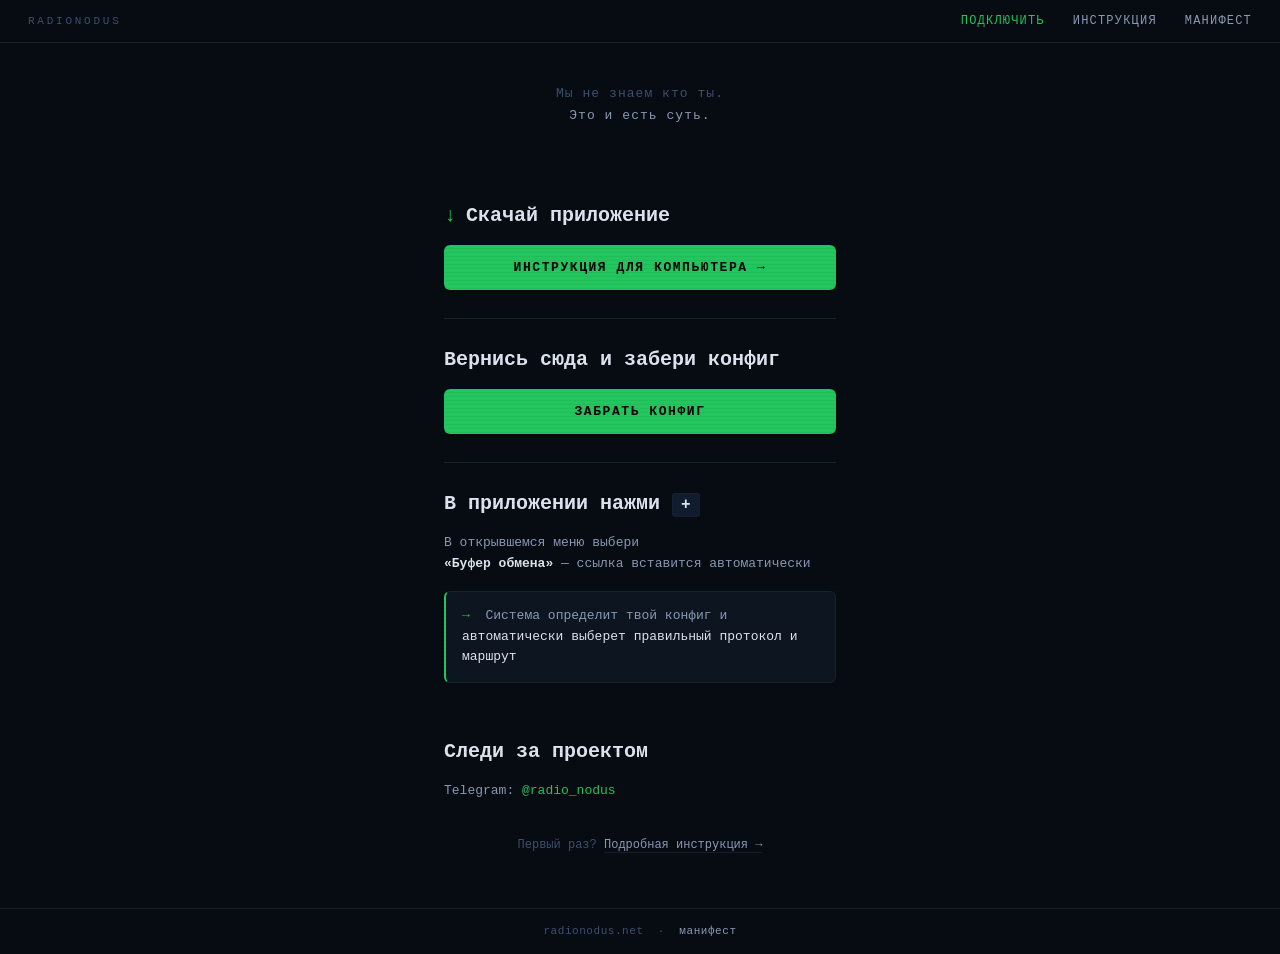
<file: index.html>
<!DOCTYPE html>
<html lang="ru">
<head>
  <link rel="icon" type="image/svg+xml" href="favicon.svg">
  <meta charset="UTF-8">
  <meta name="viewport" content="width=device-width, initial-scale=1.0">
  <title>RADIONODUS — Private Network Infrastructure</title>
  <meta name="description" content="No accounts. No logs. No identity. Open stack: Hysteria2 + ShadowTLS. Your traffic is yours. By architecture, not by policy.">
  <meta property="og:title" content="RADIONODUS — Private Network Infrastructure">
  <meta property="og:description" content="No accounts. No logs. No identity. Open stack: Hysteria2 + ShadowTLS. Your traffic is yours. By architecture, not by policy.">
  <meta property="og:url" content="https://radionodus.net">
  <meta name="twitter:card" content="summary">
  <link rel="stylesheet" href="style.css">
  <style>
    main {
      flex: 1;
      display: flex;
      flex-direction: column;
      align-items: center;
      padding: 40px 24px 56px;
      width: 100%;
      max-width: 440px;
      margin: 0 auto;
    }

    /* ── TAGLINE ── */
    .tagline {
      font-size: 13px;
      color: var(--text-dim);
      text-align: center;
      letter-spacing: .08em;
      margin-bottom: 48px;
      line-height: 1.7;
    }
    .tagline em {
      font-style: normal;
      color: var(--text-mid);
    }

    /* ── FLOW ── */
    .flow {
      width: 100%;
      display: flex;
      flex-direction: column;
      gap: 0;
    }

    /* каждый блок: заголовок + кнопка или текст */
    .flow-block {
      width: 100%;
      padding: 28px 0;
      border-bottom: 1px solid var(--border);
    }
    .flow-block:last-child { border-bottom: none; }

    .flow-label {
      font-size: 20px;
      font-weight: 700;
      color: var(--text);
      margin-bottom: 16px;
      line-height: 1.3;
    }
    .flow-label .arrow {
      color: var(--green);
      margin-right: 10px;
    }

    .flow-sub {
      font-size: 13px;
      color: var(--text-mid);
      line-height: 1.6;
      margin-top: 14px;
    }
    .flow-sub strong {
      color: var(--text);
    }

    /* стрелка-разделитель между блоками */
    .flow-arrow {
      text-align: center;
      color: var(--green);
      font-size: 18px;
      padding: 8px 0;
      opacity: .5;
    }

    /* финальная строка */
    .flow-result {
      margin-top: 16px;
      padding: 14px 16px;
      background: var(--surface);
      border: 1px solid var(--border);
      border-left: 2px solid var(--green);
      border-radius: var(--radius);
      font-size: 13px;
      color: var(--text-mid);
      line-height: 1.6;
    }
    .flow-result em {
      font-style: normal;
      color: var(--text);
    }

    /* кнопки */
    .btn-primary.copied { background: var(--green-mid); }

    /* ссылка на инструкцию */
    .how-link {
      margin-top: 36px;
      font-size: 12px;
      color: var(--text-dim);
      text-align: center;
    }
    .how-link a {
      color: var(--text-mid);
      text-decoration: none;
      border-bottom: 1px solid var(--border);
    }
    .how-link a:hover { color: var(--green); border-color: var(--green); }
  </style>
</head>
<body>

<nav>
  <a class="nav-logo" href="index.html">RADIONODUS</a>
  <div class="nav-links">
    <a href="index.html" class="active">Подключить</a>
    <a href="how.html">Инструкция</a>
    <a href="manifest.html">Манифест</a>
  </div>
</nav>

<main>

  <p class="tagline">
    Мы не знаем кто ты.<br>
    <em>Это и есть суть.</em>
  </p>

  <div class="flow">

    <!-- ШАГ 1 — скачать приложение -->
    <div class="flow-block">
      <div class="flow-label">
        <span class="arrow">↓</span>Скачай приложение
      </div>
      <a class="btn btn-primary" id="downloadBtn" href="#" target="_blank">
        СКАЧАТЬ HIDDIFY
      </a>
    </div>

    <!-- ШАГ 2 — забрать конфиг -->
    <div class="flow-block">
      <div class="flow-label">
        Вернись сюда и забери конфиг
      </div>
      <button class="btn btn-primary" id="copyBtn" onclick="copySubscription()">
        ЗАБРАТЬ КОНФИГ
      </button>
    </div>

    <!-- ШАГ 3 — инструкция по импорту (зависит от платформы) -->
    <div class="flow-block" id="step3">

      <!-- ANDROID (default) -->
      <div id="step3-android">
        <div class="flow-label">
          В приложении нажми&nbsp;<kbd style="background:var(--surface2);border:1px solid var(--border);border-radius:3px;padding:2px 8px;font-family:inherit;font-size:16px;color:var(--text)">+</kbd>
        </div>
        <div class="flow-sub">
          В открывшемся меню выбери<br>
          <strong>«Буфер обмена»</strong>&nbsp;—&nbsp;ссылка вставится автоматически
        </div>
        <div class="flow-result">
          <span style="color:var(--green)">→</span>&nbsp;
          Система определит твой конфиг и <em>автоматически выберет правильный протокол и маршрут</em>
        </div>
      </div>

      <!-- iOS -->
      <div id="step3-ios" style="display:none">
        <div class="flow-label">Открой Karing и настрой</div>
        <div class="flow-sub">
          Разреши все запросы приложения&nbsp;→
          выбери язык&nbsp;→
          жми <strong>«Далее»</strong> на каждом экране.<br><br>
          На последнем экране выбери<br>
          <strong>«Копировать из буфера обмена»</strong>&nbsp;→
          разреши вставку&nbsp;→
          подтверди пин-кодом или Face&nbsp;ID
        </div>
        <div class="flow-result">
          <span style="color:var(--green)">→</span>&nbsp;
          Нажми кнопку запуска по центру внизу&nbsp;—
          <em>автоматически определится самый быстрый узел</em>
        </div>
      </div>

    </div>

  </div>

<!-- Telegram -->
    <div class="flow-block" style="border-bottom:none; padding-bottom:0">
      <div class="flow-label">
        Следи за проектом
      </div>
      <div class="flow-sub">
        Telegram: <code style="color:var(--green)">@radio_nodus</code>
      </div>
    </div>

  <p class="how-link">
    Первый раз? <a href="how.html">Подробная инструкция →</a>
  </p>

</main>

<footer>
  radionodus.net &nbsp;·&nbsp; <a href="manifest.html">манифест</a>
</footer>

<script>
  const SUB_URL = 'https://sub.radionodus.net/sub';
  const HIDDIFY_ANDROID = 'https://play.google.com/store/apps/details?id=app.hiddify.com';
  const KARING_IOS      = 'https://apps.apple.com/app/karing/id6472431552';

  const ua  = navigator.userAgent;
  const btn = document.getElementById('downloadBtn');

  if (/iPad|iPhone|iPod/.test(ua)) {
    btn.href        = KARING_IOS;
    btn.textContent = 'СКАЧАТЬ KARING — iOS';
    document.getElementById('step3-android').style.display = 'none';
    document.getElementById('step3-ios').style.display     = 'block';
  } else if (/Android/.test(ua)) {
    btn.href        = HIDDIFY_ANDROID;
    btn.textContent = 'СКАЧАТЬ HIDDIFY — ANDROID';
  } else {
    btn.href        = 'how.html#desktop';
    btn.textContent = 'ИНСТРУКЦИЯ ДЛЯ КОМПЬЮТЕРА →';
  }

  function copySubscription() {
    const b = document.getElementById('copyBtn');
    const done = () => {
      b.textContent = '✓  СКОПИРОВАНО';
      b.classList.add('copied');
      setTimeout(() => {
        b.textContent = 'ЗАБРАТЬ КОНФИГ';
        b.classList.remove('copied');
      }, 2500);
    };
    if (navigator.clipboard) {
      navigator.clipboard.writeText(SUB_URL).then(done).catch(() => fallback(done));
    } else {
      fallback(done);
    }
  }

  function fallback(cb) {
    const el = document.createElement('input');
    el.value = SUB_URL;
    el.style.cssText = 'position:fixed;opacity:0';
    document.body.appendChild(el);
    el.focus(); el.select();
    document.execCommand('copy');
    document.body.removeChild(el);
    cb();
  }
</script>
</body>
</html>
</file>
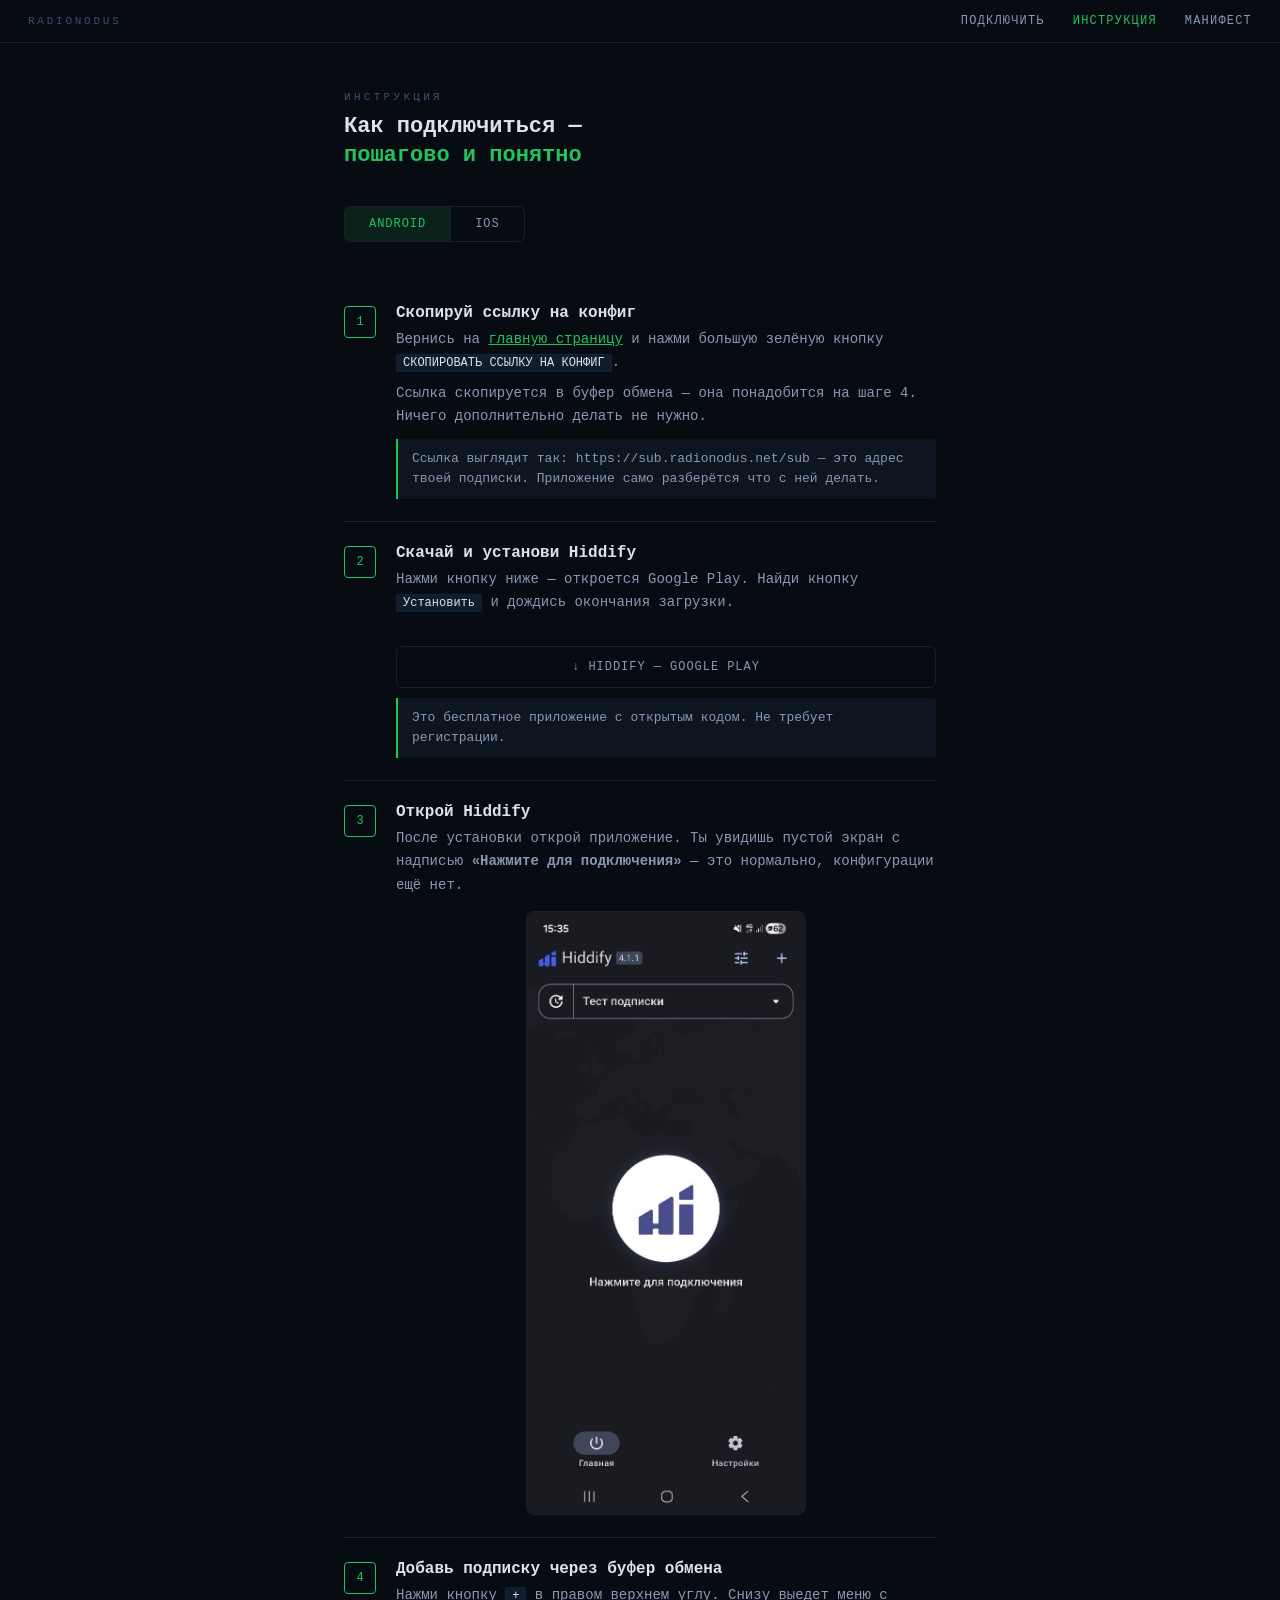
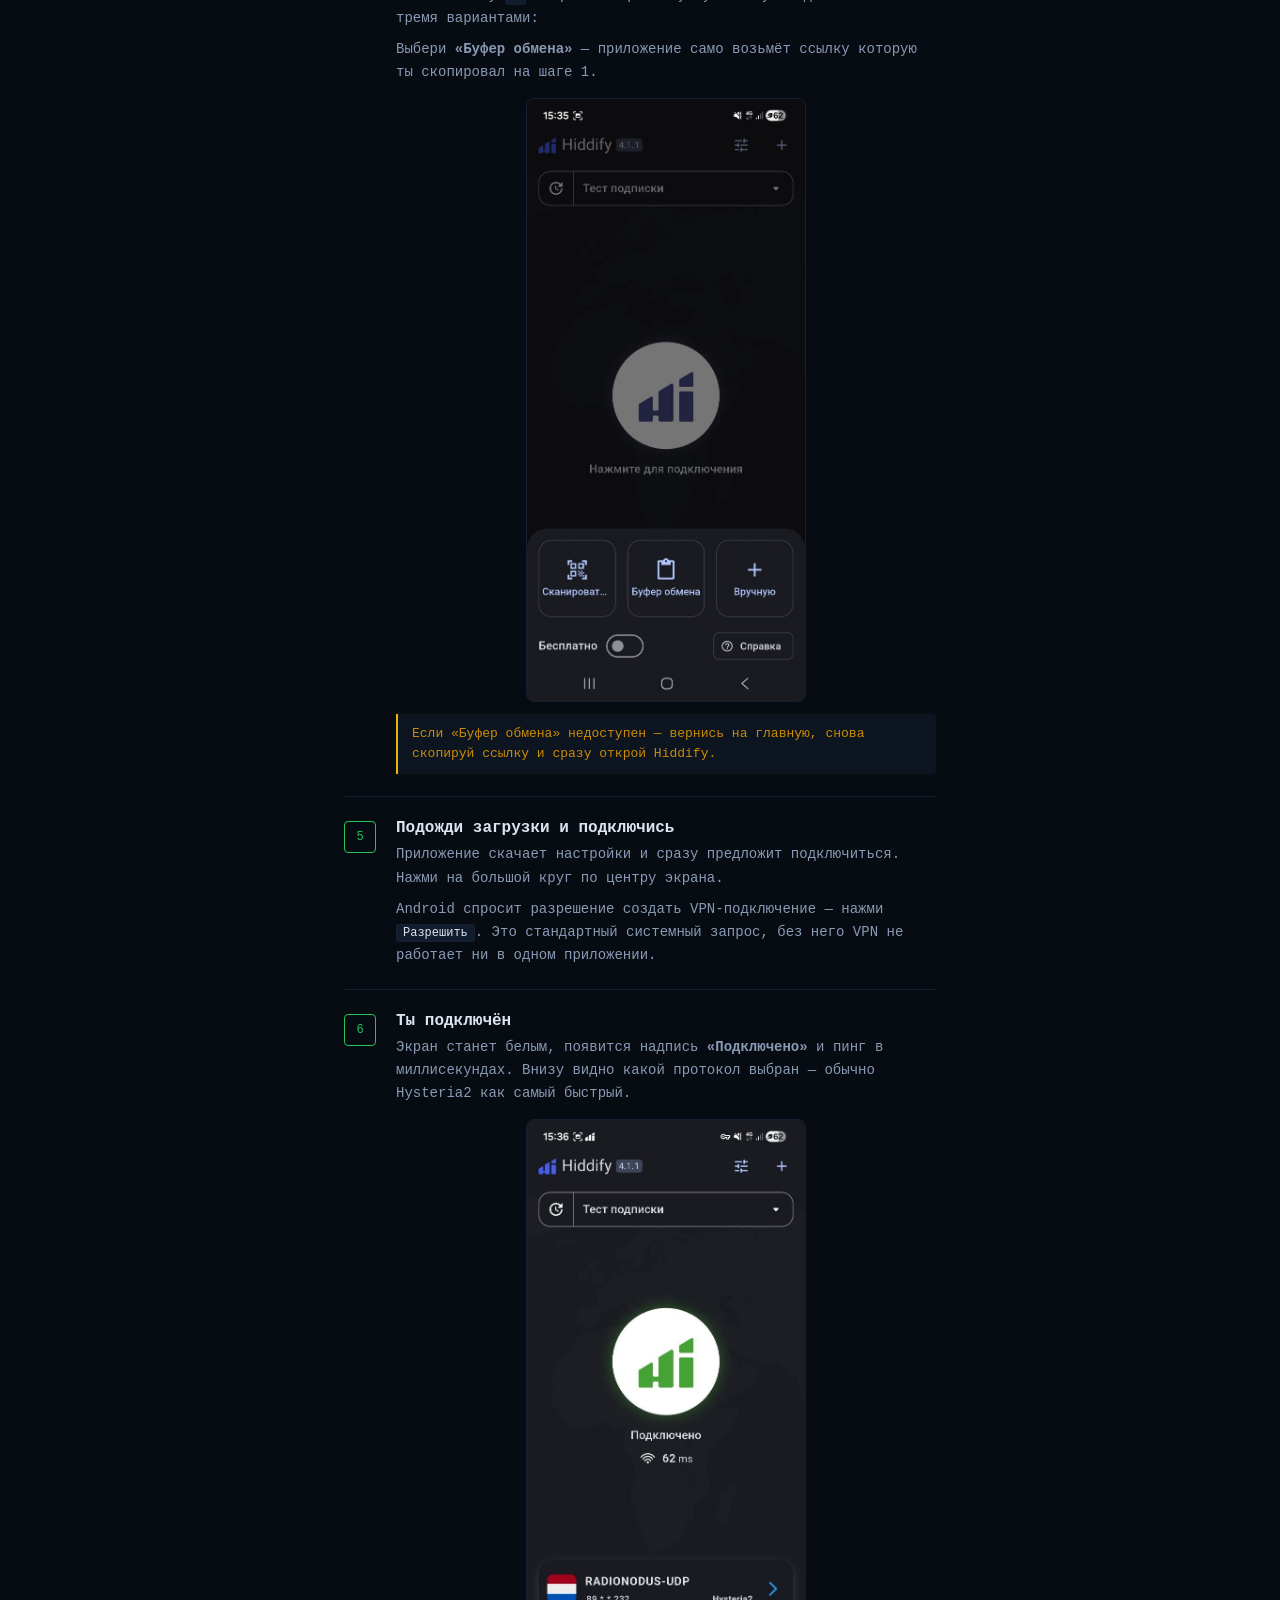
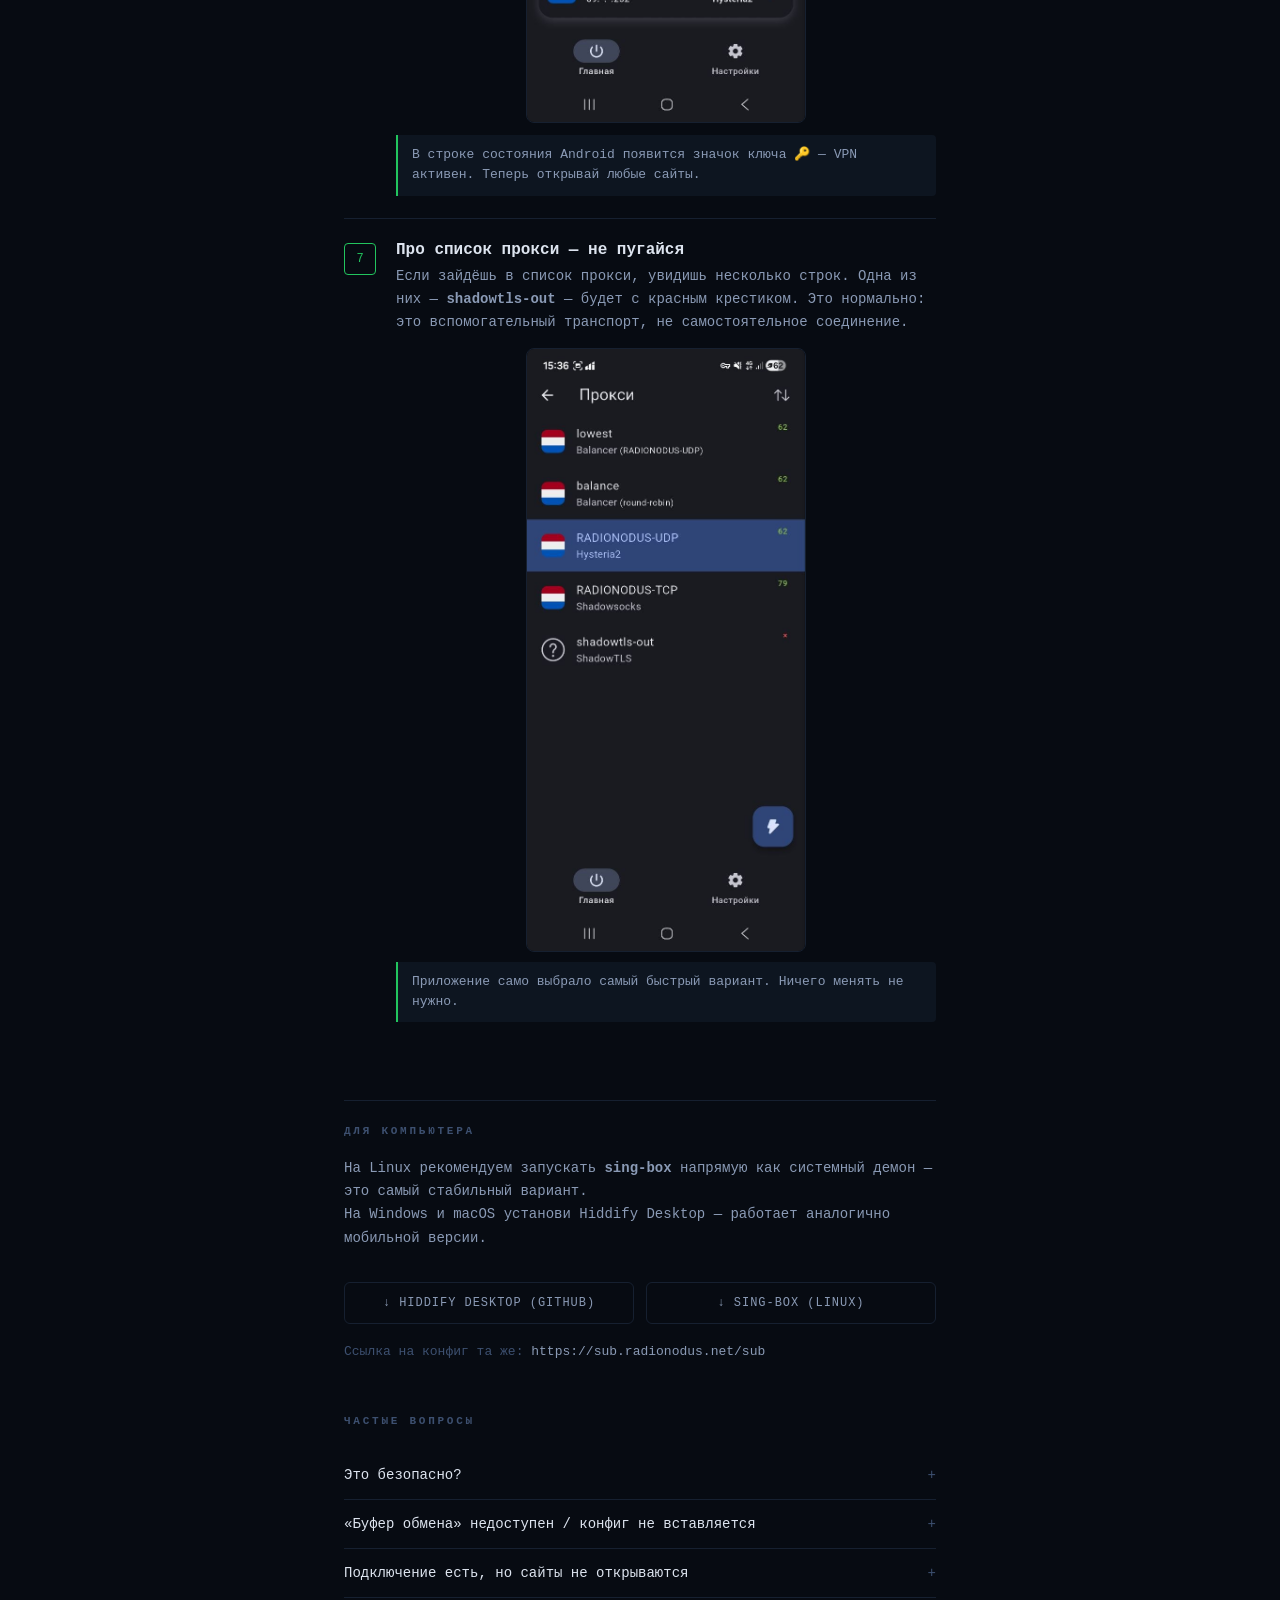
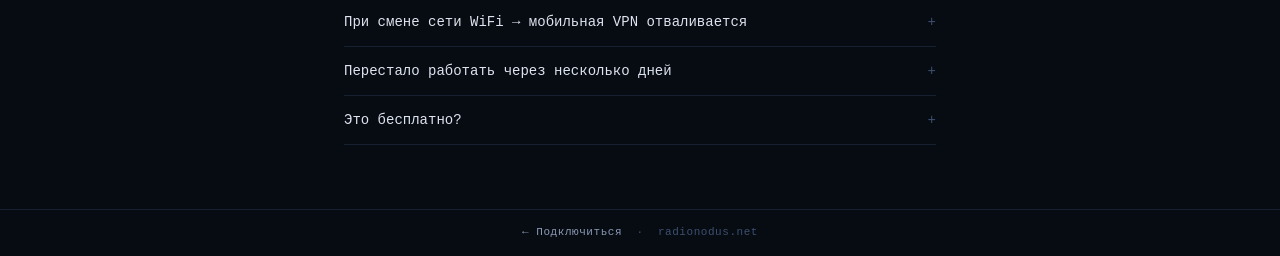
<file: how.html>
<!DOCTYPE html>
<html lang="ru">
<head>
  <link rel="icon" type="image/svg+xml" href="favicon.svg">
  <meta charset="UTF-8">
  <meta name="viewport" content="width=device-width, initial-scale=1.0">
  <title>Radionodus — Как подключиться</title>
  <link rel="stylesheet" href="style.css">
  <style>
    main {
      flex: 1;
      width: 100%;
      max-width: 640px;
      margin: 0 auto;
      padding: 48px 24px 64px;
    }

    .page-title {
      font-size: 11px;
      letter-spacing: .3em;
      color: var(--text-dim);
      text-transform: uppercase;
      margin-bottom: 10px;
    }

    h1 {
      font-size: 22px;
      font-weight: 700;
      margin-bottom: 36px;
      color: var(--text);
      line-height: 1.3;
    }
    h1 em { font-style: normal; color: var(--green); }

    /* ── PLATFORM TABS ── */
    .tabs {
      display: flex;
      gap: 0;
      border: 1px solid var(--border);
      border-radius: var(--radius);
      overflow: hidden;
      margin-bottom: 40px;
      width: fit-content;
    }

    .tab-btn {
      padding: 10px 24px;
      background: transparent;
      border: none;
      font-family: inherit;
      font-size: 12px;
      letter-spacing: .08em;
      color: var(--text-mid);
      cursor: pointer;
      text-transform: uppercase;
      transition: background .15s, color .15s;
    }
    .tab-btn + .tab-btn { border-left: 1px solid var(--border); }
    .tab-btn.active { background: var(--green-dim); color: var(--green); }
    .tab-btn:hover:not(.active) { background: var(--surface); color: var(--text); }

    .tab-panel { display: none; }
    .tab-panel.active { display: block; }

    /* ── STEP CARD ── */
    .step-card {
      display: flex;
      gap: 20px;
      padding: 22px 0;
      border-bottom: 1px solid var(--border);
    }
    .step-card:last-of-type { border-bottom: none; }

    .sc-num {
      flex-shrink: 0;
      width: 32px;
      height: 32px;
      border: 1px solid var(--green);
      color: var(--green);
      font-size: 12px;
      display: flex;
      align-items: center;
      justify-content: center;
      border-radius: 4px;
      margin-top: 2px;
    }

    .sc-body {}
    .sc-body h3 {
      font-size: 16px;
      font-weight: 700;
      margin-bottom: 6px;
      color: var(--text);
    }
    .sc-body p {
      font-size: 14px;
      color: var(--text-mid);
      line-height: 1.65;
      margin-bottom: 8px;
    }
    .sc-body p:last-child { margin-bottom: 0; }

    .note {
      background: var(--surface);
      border-left: 2px solid var(--green);
      padding: 10px 14px;
      font-size: 13px;
      color: var(--text-mid);
      margin-top: 10px;
      border-radius: 0 4px 4px 0;
      line-height: 1.55;
    }

    .warn {
      border-left-color: #eab308;
      color: #ca8a04;
    }

    kbd {
      background: var(--surface2);
      border: 1px solid var(--border);
      border-radius: 3px;
      padding: 1px 6px;
      font-family: inherit;
      font-size: 12px;
      color: var(--text);
    }

    .copy-inline {
      display: inline-flex;
      align-items: center;
      gap: 8px;
      background: var(--surface2);
      border: 1px solid var(--border);
      border-radius: 4px;
      padding: 8px 12px;
      font-size: 12px;
      color: var(--text-mid);
      margin-top: 8px;
      cursor: pointer;
      transition: border-color .15s;
    }
    .copy-inline:hover { border-color: var(--text-dim); color: var(--text); }
    .copy-inline span { color: var(--green); }

    /* ── FAQ ── */
    .faq { margin-top: 56px; }
    .faq h2 {
      font-size: 11px;
      letter-spacing: .25em;
      color: var(--text-dim);
      text-transform: uppercase;
      margin-bottom: 24px;
    }

    details {
      border-bottom: 1px solid var(--border);
    }
    summary {
      padding: 16px 0;
      cursor: pointer;
      font-size: 14px;
      color: var(--text);
      list-style: none;
      display: flex;
      justify-content: space-between;
      align-items: center;
    }
    summary::after { content: '+'; color: var(--text-dim); }
    details[open] summary::after { content: '−'; color: var(--green); }
    details p {
      padding-bottom: 16px;
      font-size: 13px;
      color: var(--text-mid);
      line-height: 1.65;
    }

    /* ── DOWNLOAD STRIP ── */
    .dl-strip {
      display: flex;
      gap: 12px;
      margin-top: 32px;
      flex-wrap: wrap;
    }
    .dl-strip a {
      flex: 1;
      min-width: 180px;
      padding: 13px 16px;
      border: 1px solid var(--border);
      border-radius: var(--radius);
      font-size: 12px;
      letter-spacing: .08em;
      text-decoration: none;
      color: var(--text-mid);
      text-align: center;
      text-transform: uppercase;
      transition: border-color .15s, color .15s;
    }
    .dl-strip a:hover { border-color: var(--green); color: var(--green); }

    /* desktop section */
    #desktop { margin-top: 56px; padding-top: 24px; border-top: 1px solid var(--border); }
    #desktop h2 {
      font-size: 11px;
      letter-spacing: .25em;
      color: var(--text-dim);
      text-transform: uppercase;
      margin-bottom: 20px;
    }
  </style>
</head>
<body>

<nav>
  <a class="nav-logo" href="index.html">RADIONODUS</a>
  <div class="nav-links">
    <a href="index.html">Подключить</a>
    <a href="how.html" class="active">Инструкция</a>
    <a href="manifest.html">Манифест</a>
  </div>
</nav>

<main>
  <p class="page-title">Инструкция</p>
  <h1>Как подключиться —<br><em>пошагово и понятно</em></h1>

  <div class="tabs">
    <button class="tab-btn active" onclick="switchTab('android')">Android</button>
    <button class="tab-btn"        onclick="switchTab('ios')">iOS</button>
  </div>

  <!-- ══════════════ ANDROID ══════════════ -->
  <div class="tab-panel active" id="panel-android">

    <div class="step-card">
      <div class="sc-num">1</div>
      <div class="sc-body">
        <h3>Скопируй ссылку на конфиг</h3>
        <p>Вернись на <a href="index.html" style="color:var(--green)">главную страницу</a> и нажми большую зелёную кнопку <kbd>СКОПИРОВАТЬ ССЫЛКУ НА КОНФИГ</kbd>.</p>
        <p>Ссылка скопируется в буфер обмена — она понадобится на шаге 4. Ничего дополнительно делать не нужно.</p>
        <div class="note">Ссылка выглядит так: <code>https://sub.radionodus.net/sub</code> — это адрес твоей подписки. Приложение само разберётся что с ней делать.</div>
      </div>
    </div>

    <div class="step-card">
      <div class="sc-num">2</div>
      <div class="sc-body">
        <h3>Скачай и установи Hiddify</h3>
        <p>Нажми кнопку ниже — откроется Google Play. Найди кнопку <kbd>Установить</kbd> и дождись окончания загрузки.</p>
        <div class="dl-strip">
          <a href="https://play.google.com/store/apps/details?id=app.hiddify.com" target="_blank">
            ↓ Hiddify — Google Play
          </a>
        </div>
        <div class="note">Это бесплатное приложение с открытым кодом. Не требует регистрации.</div>
      </div>
    </div>

    <div class="step-card">
      <div class="sc-num">3</div>
      <div class="sc-body">
        <h3>Открой Hiddify</h3>
        <p>После установки открой приложение. Ты увидишь пустой экран с надписью <strong>«Нажмите для подключения»</strong> — это нормально, конфигурации ещё нет.</p>
        <img src="hiddify-empty.jpg" alt="Hiddify — пустой экран" style="width:100%;max-width:280px;display:block;margin:14px auto 0;border-radius:8px;border:1px solid var(--border)">
      </div>
    </div>

    <div class="step-card">
      <div class="sc-num">4</div>
      <div class="sc-body">
        <h3>Добавь подписку через буфер обмена</h3>
        <p>Нажми кнопку <kbd>+</kbd> в правом верхнем углу. Снизу выедет меню с тремя вариантами:</p>
        <p>Выбери <strong>«Буфер обмена»</strong> — приложение само возьмёт ссылку которую ты скопировал на шаге 1.</p>
        <img src="hiddify-menu.jpg" alt="Hiddify — меню добавления" style="width:100%;max-width:280px;display:block;margin:14px auto 0;border-radius:8px;border:1px solid var(--border)">
        <div class="note warn" style="margin-top:12px">Если «Буфер обмена» недоступен — вернись на главную, снова скопируй ссылку и сразу открой Hiddify.</div>
      </div>
    </div>

    <div class="step-card">
      <div class="sc-num">5</div>
      <div class="sc-body">
        <h3>Подожди загрузки и подключись</h3>
        <p>Приложение скачает настройки и сразу предложит подключиться. Нажми на большой круг по центру экрана.</p>
        <p>Android спросит разрешение создать VPN-подключение — нажми <kbd>Разрешить</kbd>. Это стандартный системный запрос, без него VPN не работает ни в одном приложении.</p>
      </div>
    </div>

    <div class="step-card">
      <div class="sc-num">6</div>
      <div class="sc-body">
        <h3>Ты подключён</h3>
        <p>Экран станет белым, появится надпись <strong>«Подключено»</strong> и пинг в миллисекундах. Внизу видно какой протокол выбран — обычно Hysteria2 как самый быстрый.</p>
        <img src="hiddify-connected.jpg" alt="Hiddify — подключено" style="width:100%;max-width:280px;display:block;margin:14px auto 0;border-radius:8px;border:1px solid var(--border)">
        <div class="note" style="margin-top:12px">В строке состояния Android появится значок ключа 🔑 — VPN активен. Теперь открывай любые сайты.</div>
      </div>
    </div>

    <div class="step-card">
      <div class="sc-num">7</div>
      <div class="sc-body">
        <h3>Про список прокси — не пугайся</h3>
        <p>Если зайдёшь в список прокси, увидишь несколько строк. Одна из них — <strong>shadowtls-out</strong> — будет с красным крестиком. Это нормально: это вспомогательный транспорт, не самостоятельное соединение.</p>
        <img src="hiddify-proxies.jpg" alt="Hiddify — список прокси" style="width:100%;max-width:280px;display:block;margin:14px auto 0;border-radius:8px;border:1px solid var(--border)">
        <div class="note">Приложение само выбрало самый быстрый вариант. Ничего менять не нужно.</div>
      </div>
    </div>

  </div>

  <!-- ══════════════ iOS ══════════════ -->
  <div class="tab-panel" id="panel-ios">

    <div class="step-card">
      <div class="sc-num">1</div>
      <div class="sc-body">
        <h3>Скопируй ссылку на конфиг</h3>
        <p>Вернись на <a href="index.html" style="color:var(--green)">главную страницу</a> и нажми зелёную кнопку <kbd>ЗАБРАТЬ КОНФИГ</kbd>.</p>
        <p>Ссылка скопируется в буфер обмена автоматически — она понадобится на шаге 5. Ничего дополнительно делать не нужно.</p>
        <div class="note warn">Важно: не открывай другие приложения после копирования — буфер обмена может очиститься. Сразу переходи к шагу 2.</div>
      </div>
    </div>

    <div class="step-card">
      <div class="sc-num">2</div>
      <div class="sc-body">
        <h3>Скачай и установи Karing</h3>
        <p>Нажми ссылку ниже — откроется App Store. Нажми <kbd>Загрузить</kbd> и дождись установки.</p>
        <div class="dl-strip">
          <a href="https://apps.apple.com/app/karing/id6472431552" target="_blank">
            ↓ Karing — App Store
          </a>
        </div>
        <div class="note">Это бесплатное приложение. Регистрация не нужна.</div>
      </div>
    </div>

    <div class="step-card">
      <div class="sc-num">3</div>
      <div class="sc-body">
        <h3>Открой Karing и разреши всё</h3>
        <p>При первом запуске приложение попросит несколько разрешений — соглашайся на все. Без них VPN не работает:</p>
        <p>• Уведомления — нажми <kbd>Разрешить</kbd><br>
           • Доступ к сети — нажми <kbd>Разрешить</kbd><br>
           • Любые другие запросы — тоже <kbd>Разрешить</kbd></p>
        <div class="note">Это стандартные системные запросы iOS. Они появляются у любого VPN-приложения.</div>
      </div>
    </div>

    <div class="step-card">
      <div class="sc-num">4</div>
      <div class="sc-body">
        <h3>Пройди начальную настройку</h3>
        <p>Приложение покажет несколько экранов с приветствием и настройками:</p>
        <p>• Выбери язык — <strong>Русский</strong> или любой удобный<br>
           • На каждом следующем экране нажимай <kbd>Далее</kbd><br>
           • Ничего не меняй — настройки по умолчанию подходят</p>
      </div>
    </div>

    <div class="step-card">
      <div class="sc-num">5</div>
      <div class="sc-body">
        <h3>На последнем экране — выбери «Буфер обмена»</h3>
        <p>На финальном экране начальной настройки приложение спросит как добавить конфигурацию. Ты увидишь несколько вариантов.</p>
        <p>Выбери <strong>«Копировать из буфера обмена»</strong> — приложение возьмёт ссылку которую ты скопировал на шаге 1.</p>
        <div class="note warn">Если вариант «Буфер обмена» недоступен или серый — вернись на главную, снова нажми «Забрать конфиг» и сразу вернись в Karing.</div>
      </div>
    </div>

    <div class="step-card">
      <div class="sc-num">6</div>
      <div class="sc-body">
        <h3>Разреши вставку и подтверди пин-кодом</h3>
        <p>iOS спросит: <em>«Karing хочет вставить содержимое из буфера обмена»</em> — нажми <kbd>Разрешить</kbd>.</p>
        <p>Затем телефон попросит подтвердить Face ID или пин-код — это стандартная защита iOS при добавлении VPN-конфигурации. Подтверди.</p>
      </div>
    </div>

    <div class="step-card">
      <div class="sc-num">7</div>
      <div class="sc-body">
        <h3>Нажми кнопку запуска</h3>
        <p>После загрузки конфигурации на главном экране появится большая кнопка по центру внизу — нажми её.</p>
        <p>Приложение автоматически протестирует оба сервера и выберет самый быстрый маршрут.</p>
        <div class="note">В верхней строке iPhone появится надпись <strong>VPN</strong> — это означает что всё работает. Теперь открывай любые сайты.</div>
      </div>
    </div>

    <div class="step-card">
      <div class="sc-num">8</div>
      <div class="sc-body">
        <h3>Готово — ты в эфире</h3>
        <p>Чтобы отключиться — нажми ту же кнопку ещё раз или перейди в <kbd>Настройки → VPN</kbd> и выключи.</p>
        <p>Чтобы обновить конфиг в будущем — зайди на главную, забери конфиг заново и импортируй через то же меню в приложении.</p>
      </div>
    </div>

  </div>

  <!-- ══════════════ DESKTOP ══════════════ -->
  <div id="desktop">
    <h2>Для компьютера</h2>
    <p style="font-size:14px;color:var(--text-mid);line-height:1.65;margin-bottom:20px;">
      На Linux рекомендуем запускать <strong>sing-box</strong> напрямую как системный демон — это самый стабильный вариант.<br>
      На Windows и macOS установи Hiddify Desktop — работает аналогично мобильной версии.
    </p>
    <div class="dl-strip">
      <a href="https://github.com/hiddify/hiddify-app/releases" target="_blank">↓ Hiddify Desktop (GitHub)</a>
      <a href="https://github.com/SagerNet/sing-box" target="_blank">↓ sing-box (Linux)</a>
    </div>
    <p style="font-size:13px;color:var(--text-dim);margin-top:20px;">
      Ссылка на конфиг та же: <code style="color:var(--text-mid)">https://sub.radionodus.net/sub</code>
    </p>
  </div>

  <!-- ══════════════ FAQ ══════════════ -->
  <div class="faq">
    <h2>Частые вопросы</h2>

    <details>
      <summary>Это безопасно?</summary>
      <p>Да. Hiddify и Karing — приложения с открытым исходным кодом, можно проверить самостоятельно. RADIONODUS не ведёт логи и технически не может знать что ты делаешь в интернете — мы намеренно так построили инфраструктуру.</p>
    </details>

    <details>
      <summary>«Буфер обмена» недоступен / конфиг не вставляется</summary>
      <p>Вернись на главную страницу и снова нажми кнопку «Забрать конфиг». Потом сразу, не открывая другие приложения, вернись в Hiddify или Karing и попробуй импорт ещё раз. Буфер очищается при переключении между приложениями на некоторых устройствах.</p>
    </details>

    <details>
      <summary>Подключение есть, но сайты не открываются</summary>
      <p>Выключи VPN и включи снова. Если не помогает — зайди на главную, забери конфиг заново. В приложении удали старый профиль и добавь по новой ссылке.</p>
    </details>

    <details>
      <summary>При смене сети WiFi → мобильная VPN отваливается</summary>
      <p>Это стандартное поведение всех VPN-приложений на iOS и Android. После смены сети нужно вручную переподключиться — нажми выключить и включить в Hiddify.</p>
    </details>

    <details>
      <summary>Перестало работать через несколько дней</summary>
      <p>В приложении найди кнопку «Обновить подписку» — оно заново скачает актуальные настройки. Делай это с отключённым VPN, иначе обновление не пройдёт.</p>
    </details>

    <details>
      <summary>Это бесплатно?</summary>
      <p>Да, всегда. Проект существует на добровольных взносах. Telegram-канал проекта: <code style="color:var(--green)">@radio_nodus</code></p>
    </details>

  </div>
</main>

<footer>
  <a href="index.html">← Подключиться</a> &nbsp;·&nbsp; radionodus.net
</footer>

<script>
  function switchTab(id) {
    document.querySelectorAll('.tab-btn').forEach(b => b.classList.remove('active'));
    document.querySelectorAll('.tab-panel').forEach(p => p.classList.remove('active'));
    document.getElementById('panel-' + id).classList.add('active');
    event.target.classList.add('active');
  }

  // Auto-select tab by UA
  if (/iPad|iPhone|iPod/.test(navigator.userAgent)) switchTab('ios');
</script>
</body>
</html>
</file>
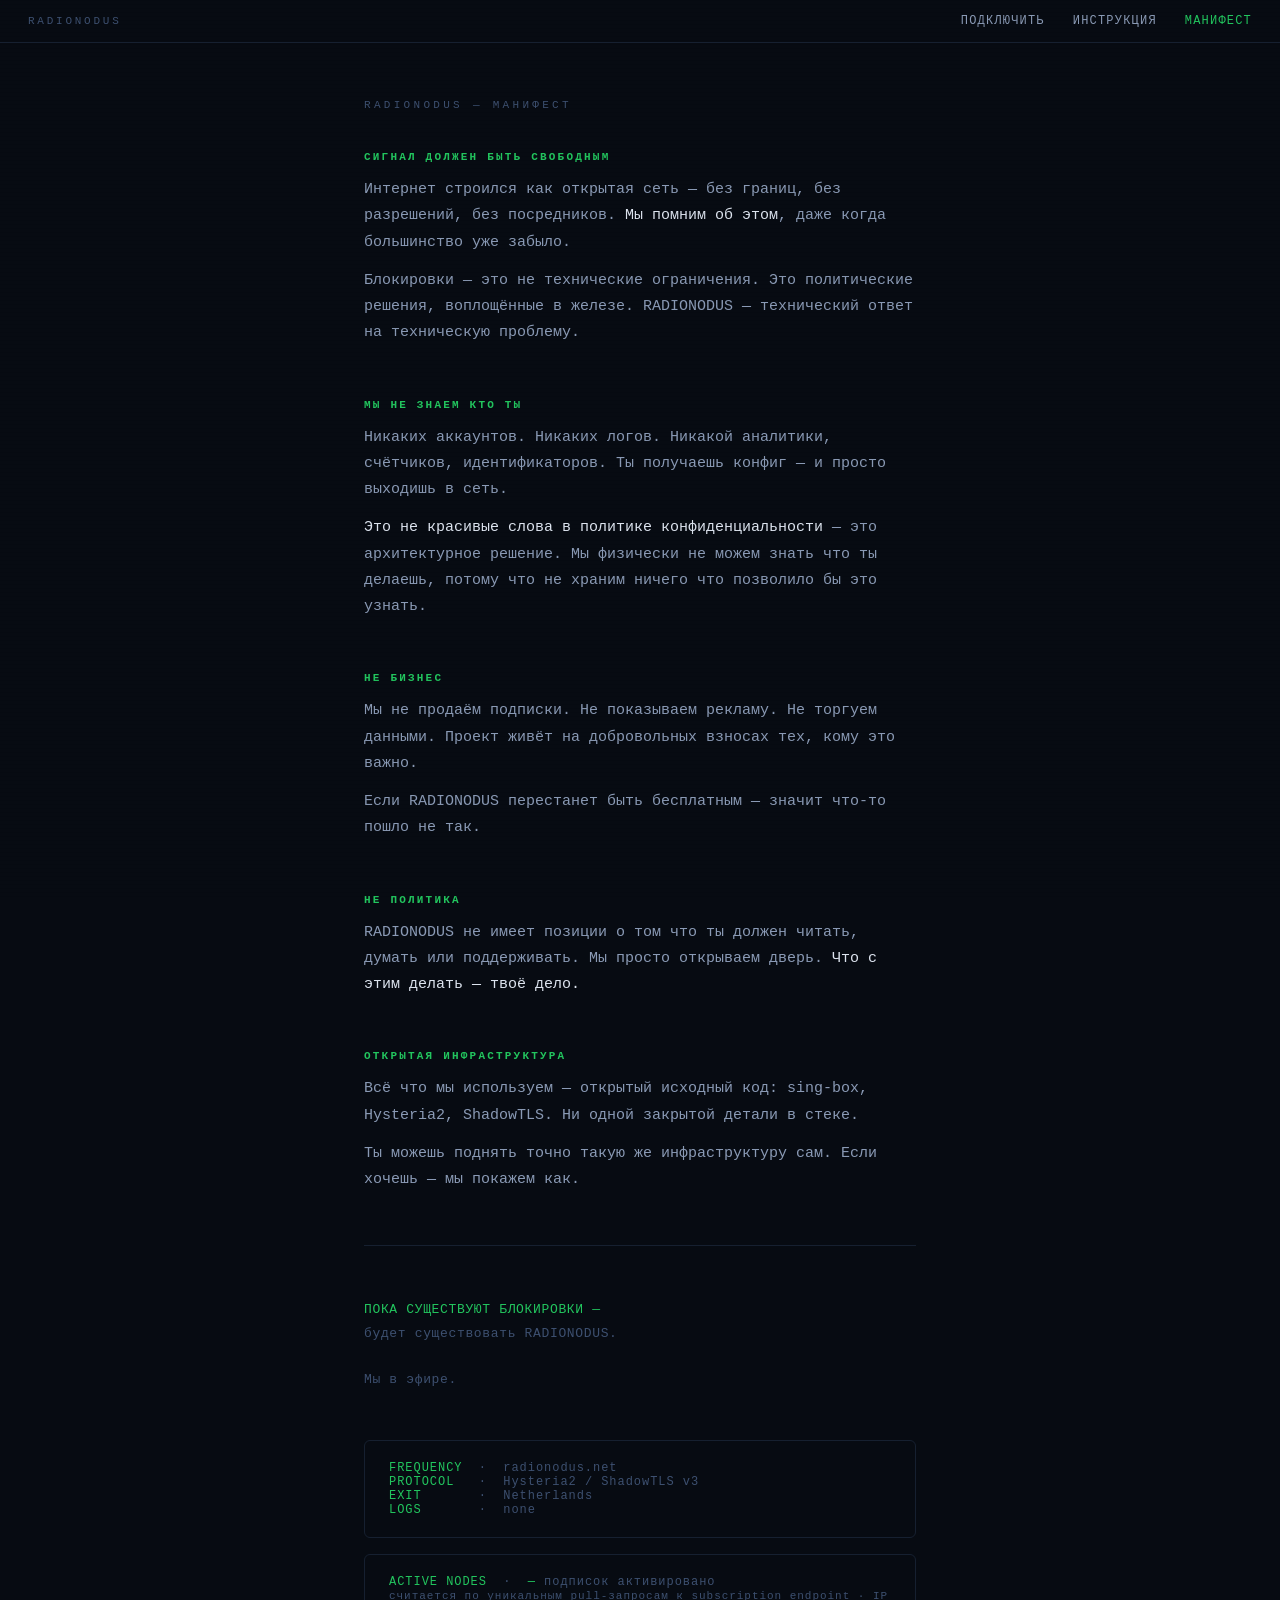
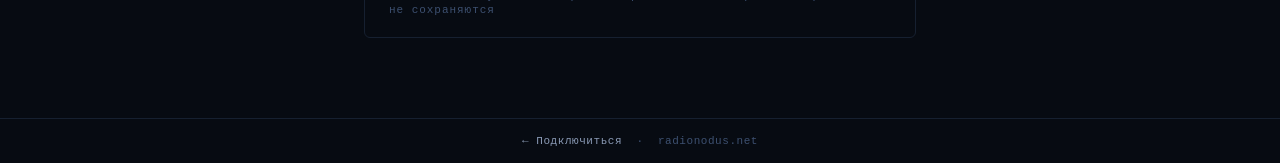
<file: manifest.html>
<!DOCTYPE html>
<html lang="ru">
<head>
  <link rel="icon" type="image/svg+xml" href="favicon.svg">
  <meta charset="UTF-8">
  <meta name="viewport" content="width=device-width, initial-scale=1.0">
  <title>Radionodus — Манифест</title>
  <link rel="stylesheet" href="style.css">
  <style>
    main {
      flex: 1;
      width: 100%;
      max-width: 600px;
      margin: 0 auto;
      padding: 56px 24px 80px;
    }

    .eyebrow {
      font-size: 11px;
      letter-spacing: .3em;
      color: var(--text-dim);
      text-transform: uppercase;
      margin-bottom: 40px;
    }

    .block {
      margin-bottom: 52px;
    }

    .block h2 {
      font-size: 11px;
      letter-spacing: .2em;
      color: var(--green);
      text-transform: uppercase;
      margin-bottom: 14px;
    }

    .block p {
      font-size: 15px;
      color: var(--text-mid);
      line-height: 1.75;
    }

    .block p + p {
      margin-top: 12px;
    }

    .block em {
      font-style: normal;
      color: var(--text);
    }

    hr {
      border: none;
      border-top: 1px solid var(--border);
      margin: 52px 0;
    }

    .signal {
      font-size: 13px;
      color: var(--text-dim);
      letter-spacing: .05em;
      line-height: 1.8;
    }

    .signal strong {
      color: var(--green);
      font-weight: normal;
    }

    .freq {
      margin-top: 48px;
      padding: 20px 24px;
      border: 1px solid var(--border);
      border-radius: var(--radius);
      font-size: 12px;
      color: var(--text-dim);
      letter-spacing: .08em;
    }
    .freq span { color: var(--green); }
  </style>
</head>
<body>

<nav>
  <a class="nav-logo" href="index.html">RADIONODUS</a>
  <div class="nav-links">
    <a href="index.html">Подключить</a>
    <a href="how.html">Инструкция</a>
    <a href="manifest.html" class="active">Манифест</a>
  </div>
</nav>

<main>
  <p class="eyebrow">RADIONODUS — Манифест</p>

  <div class="block">
    <h2>Сигнал должен быть свободным</h2>
    <p>
      Интернет строился как открытая сеть — без границ, без разрешений, без посредников.
      <em>Мы помним об этом</em>, даже когда большинство уже забыло.
    </p>
    <p>
      Блокировки — это не технические ограничения. Это политические решения,
      воплощённые в железе. RADIONODUS — технический ответ на техническую проблему.
    </p>
  </div>

  <div class="block">
    <h2>Мы не знаем кто ты</h2>
    <p>
      Никаких аккаунтов. Никаких логов. Никакой аналитики, счётчиков, идентификаторов.
      Ты получаешь конфиг — и просто выходишь в сеть.
    </p>
    <p>
      <em>Это не красивые слова в политике конфиденциальности</em> — это архитектурное решение.
      Мы физически не можем знать что ты делаешь, потому что не храним ничего что позволило бы это узнать.
    </p>
  </div>

  <div class="block">
    <h2>Не бизнес</h2>
    <p>
      Мы не продаём подписки. Не показываем рекламу. Не торгуем данными.
      Проект живёт на добровольных взносах тех, кому это важно.
    </p>
    <p>
      Если RADIONODUS перестанет быть бесплатным — значит что-то пошло не так.
    </p>
  </div>

  <div class="block">
    <h2>Не политика</h2>
    <p>
      RADIONODUS не имеет позиции о том что ты должен читать, думать или поддерживать.
      Мы просто открываем дверь. <em>Что с этим делать — твоё дело.</em>
    </p>
  </div>

  <div class="block">
    <h2>Открытая инфраструктура</h2>
    <p>
      Всё что мы используем — открытый исходный код: sing-box, Hysteria2, ShadowTLS.
      Ни одной закрытой детали в стеке.
    </p>
    <p>
      Ты можешь поднять точно такую же инфраструктуру сам.
      Если хочешь — мы покажем как.
    </p>
  </div>

  <hr>

  <div class="signal">
    <strong>ПОКА СУЩЕСТВУЮТ БЛОКИРОВКИ —</strong><br>
    будет существовать RADIONODUS.<br><br>
    Мы в эфире.
  </div>

  <div class="freq">
    <span>FREQUENCY</span> &nbsp;·&nbsp; radionodus.net<br>
    <span>PROTOCOL</span> &nbsp;&nbsp;·&nbsp; Hysteria2 / ShadowTLS v3<br>
    <span>EXIT</span> &nbsp;&nbsp;&nbsp;&nbsp;&nbsp;&nbsp;·&nbsp; Netherlands<br>
    <span>LOGS</span> &nbsp;&nbsp;&nbsp;&nbsp;&nbsp;&nbsp;·&nbsp; none
  </div>

  <div class="freq" style="margin-top:16px" id="counter-block">
    <span>ACTIVE NODES</span> &nbsp;·&nbsp; 
    <span id="user-count">...</span> подписок активировано<br>
    <span style="font-size:11px;color:var(--text-dim)">
      считается по уникальным pull-запросам к subscription endpoint · IP не сохраняются
    </span>
  </div>
</main>

<footer>
  <a href="index.html">← Подключиться</a> &nbsp;·&nbsp; radionodus.net
</footer>
  
<script>
  fetch('https://sub.radionodus.net/counter.json')
    .then(r => r.json())
    .then(data => {
      document.getElementById('user-count').textContent = data.count;
    })
    .catch(() => {
      document.getElementById('user-count').textContent = '—';
    });
</script>
  
</body>
</html>
</file>
<file: style.css>
:root {
  --bg:        #070b12;
  --surface:   #0d1520;
  --surface2:  #111d2e;
  --green:     #22c55e;
  --green-mid: #16a34a;
  --green-dim: rgba(34,197,94,.12);
  --text:      #dde4ef;
  --text-mid:  #8a9ab5;
  --text-dim:  #3d5070;
  --border:    #162030;
  --radius:    6px;
}

*, *::before, *::after { box-sizing: border-box; margin: 0; padding: 0; }

html { scroll-behavior: smooth; }

body {
  background: var(--bg);
  color: var(--text);
  font-family: 'Courier New', Courier, monospace;
  min-height: 100vh;
  display: flex;
  flex-direction: column;
  -webkit-font-smoothing: antialiased;
}

/* scanlines */
body::after {
  content: '';
  position: fixed;
  inset: 0;
  background: repeating-linear-gradient(
    0deg,
    transparent,
    transparent 3px,
    rgba(0,0,0,.04) 3px,
    rgba(0,0,0,.04) 4px
  );
  pointer-events: none;
  z-index: 9999;
}

/* ── NAV ── */
nav {
  display: flex;
  justify-content: space-between;
  align-items: center;
  padding: 14px 28px;
  border-bottom: 1px solid var(--border);
  position: sticky;
  top: 0;
  background: var(--bg);
  z-index: 100;
}

.nav-logo {
  font-size: 11px;
  letter-spacing: .25em;
  color: var(--text-dim);
  text-decoration: none;
}

.nav-links {
  display: flex;
  gap: 28px;
}

.nav-links a {
  color: var(--text-mid);
  text-decoration: none;
  font-size: 12px;
  letter-spacing: .1em;
  transition: color .15s;
  text-transform: uppercase;
}

.nav-links a:hover  { color: var(--text); }
.nav-links a.active { color: var(--green); }

/* ── BUTTONS ── */
.btn {
  display: block;
  width: 100%;
  padding: 15px 20px;
  border: none;
  border-radius: var(--radius);
  font-family: inherit;
  font-size: 13px;
  font-weight: 700;
  letter-spacing: .12em;
  cursor: pointer;
  text-align: center;
  text-decoration: none;
  transition: opacity .15s, transform .1s;
}
.btn:active { transform: scale(.98); }
.btn + .btn  { margin-top: 10px; }

.btn-primary  { background: var(--green); color: #000; }
.btn-outline  { background: transparent; border: 1px solid var(--border); color: var(--text-mid); }
.btn-outline:hover { border-color: var(--text-dim); color: var(--text); }
.btn-primary:hover { opacity: .88; }

/* ── TERMINAL BLOCK ── */
.terminal {
  background: var(--surface);
  border: 1px solid var(--border);
  border-radius: var(--radius);
  padding: 13px 18px;
  font-size: 13px;
  color: var(--green);
  width: 100%;
  margin-bottom: 24px;
}

.cursor {
  display: inline-block;
  width: 8px;
  height: .9em;
  background: var(--green);
  margin-left: 3px;
  vertical-align: text-bottom;
  animation: blink 1.1s step-end infinite;
}
@keyframes blink { 0%,100%{opacity:1} 50%{opacity:0} }

/* ── FOOTER ── */
footer {
  margin-top: auto;
  padding: 16px 28px;
  border-top: 1px solid var(--border);
  font-size: 11px;
  color: var(--text-dim);
  text-align: center;
  letter-spacing: .05em;
}
footer a { color: var(--text-mid); text-decoration: none; }
footer a:hover { color: var(--green); }
</file>
